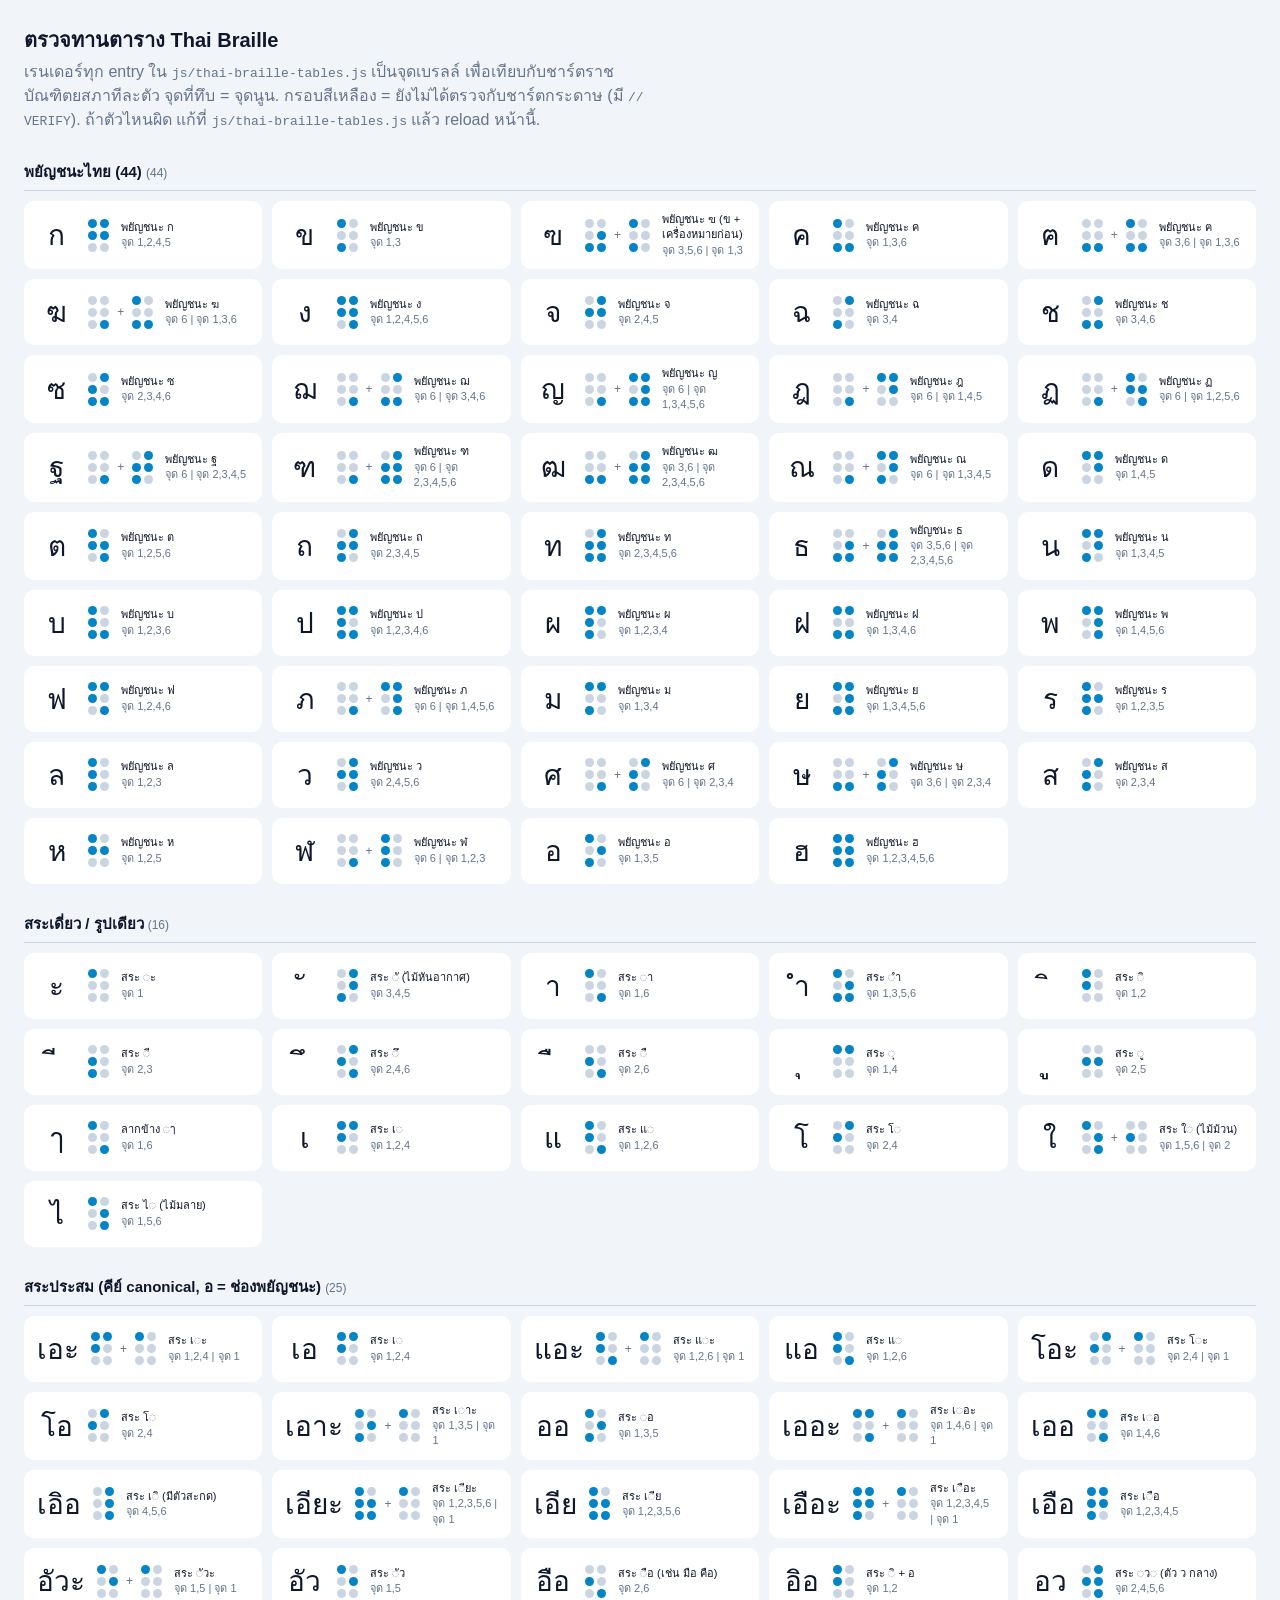
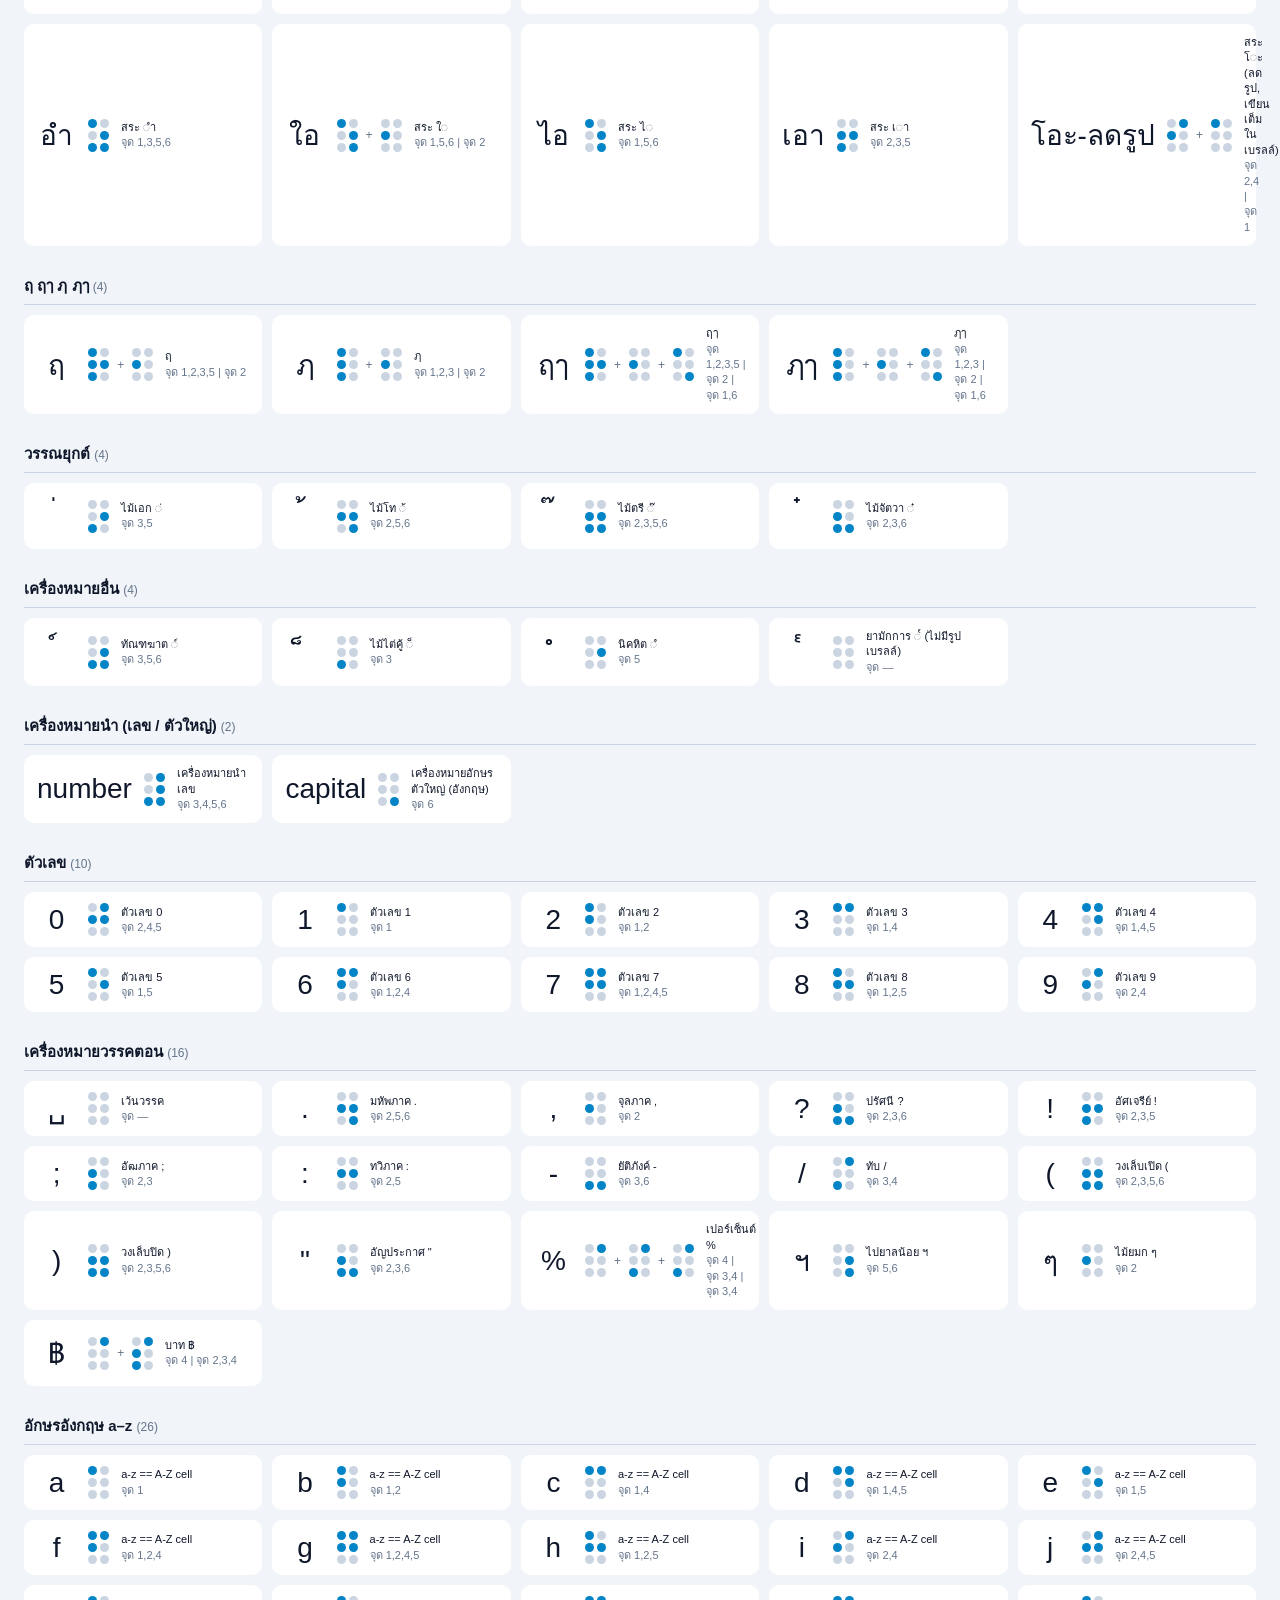
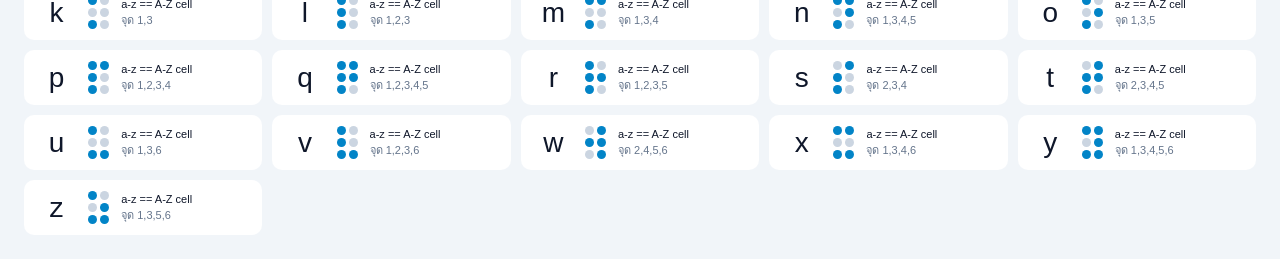
<file: tools/thai-braille-verify.html>
<!DOCTYPE html>
<html lang="th">
<head>
<meta charset="utf-8">
<meta name="viewport" content="width=device-width, initial-scale=1">
<title>ตรวจทานตาราง Thai Braille — BrailBox</title>
<style>
  :root { color-scheme: light dark; --bg:#0f172a; --card:#1e293b; --ink:#e2e8f0; --muted:#94a3b8;
          --dot-on:#38bdf8; --dot-off:#334155; --flag:#f59e0b; }
  @media (prefers-color-scheme: light) {
    :root { --bg:#f1f5f9; --card:#fff; --ink:#0f172a; --muted:#64748b; --dot-on:#0284c7; --dot-off:#cbd5e1; }
  }
  * { box-sizing: border-box; }
  body { margin:0; padding:24px; background:var(--bg); color:var(--ink);
         font-family: -apple-system, "Segoe UI", "Noto Sans Thai", sans-serif; }
  h1 { font-size:20px; margin:0 0 4px; }
  p.lead { color:var(--muted); margin:0 0 20px; max-width:70ch; line-height:1.5; }
  h2 { font-size:15px; margin:28px 0 10px; border-bottom:1px solid var(--dot-off); padding-bottom:6px; }
  .grid { display:grid; grid-template-columns:repeat(auto-fill, minmax(230px,1fr)); gap:10px; }
  .cell { background:var(--card); border-radius:10px; padding:10px 12px; display:flex; gap:12px; align-items:center;
          border:1px solid transparent; min-width:0; }
  .cell.flag { border-color:var(--flag); }
  .glyph { font-size:28px; min-width:1.4em; text-align:center; flex:none; }
  .meta { font-size:11px; color:var(--muted); line-height:1.4; min-width:0; }
  .meta .ref { color:var(--ink); }
  .flag-tag { color:var(--flag); font-weight:700; }
  .braille { display:flex; gap:3px; }
  .braille .col { display:flex; flex-direction:column; gap:3px; }
  .braille .d { width:9px; height:9px; border-radius:50%; background:var(--dot-off); }
  .braille .d.on { background:var(--dot-on); }
  .multi { display:flex; gap:8px; align-items:center; }
  .plus { color:var(--muted); font-size:12px; }
  .count { color:var(--muted); font-weight:400; font-size:12px; }
</style>
</head>
<body>
<h1>ตรวจทานตาราง Thai Braille</h1>
<p class="lead">
  เรนเดอร์ทุก entry ใน <code>js/thai-braille-tables.js</code> เป็นจุดเบรลล์
  เพื่อเทียบกับชาร์ตราชบัณฑิตยสภาทีละตัว จุดที่ทึบ = จุดนูน.
  กรอบสีเหลือง = ยังไม่ได้ตรวจกับชาร์ตกระดาษ (มี <code>// VERIFY</code>).
  ถ้าตัวไหนผิด แก้ที่ <code>js/thai-braille-tables.js</code> แล้ว reload หน้านี้.
</p>
<div id="root"></div>

<script src="../js/thai-braille-tables.js"></script>
<script>
const T = window.THAI_BRAILLE_TABLES;

function cellEl(dots) {
  const wrap = document.createElement('div');
  wrap.className = 'braille';
  // columns: dots 1-2-3 | 4-5-6
  [[1,2,3],[4,5,6]].forEach(col => {
    const c = document.createElement('div');
    c.className = 'col';
    col.forEach(n => {
      const d = document.createElement('div');
      d.className = 'd' + (dots.includes(n) ? ' on' : '');
      c.appendChild(d);
    });
    wrap.appendChild(c);
  });
  return wrap;
}

function render(sectionTitle, entries) {
  const h = document.createElement('h2');
  const n = entries.length;
  h.innerHTML = sectionTitle + ' <span class="count">(' + n + ')</span>';
  document.getElementById('root').appendChild(h);
  const grid = document.createElement('div');
  grid.className = 'grid';
  entries.forEach(([key, entry]) => {
    const cell = document.createElement('div');
    const isFlagged = (entry.chartRef || '') && false; // flags come from source comments; approximate below
    cell.className = 'cell';
    const glyph = document.createElement('div');
    glyph.className = 'glyph';
    glyph.textContent = key === ' ' ? '␣' : key;
    const multi = document.createElement('div');
    multi.className = 'multi';
    multi.style.flex = 'none';
    (entry.cells || []).forEach((g, i) => {
      if (i) { const p = document.createElement('span'); p.className='plus'; p.textContent='+'; multi.appendChild(p); }
      multi.appendChild(cellEl(g));
    });
    const meta = document.createElement('div');
    meta.className = 'meta';
    meta.innerHTML = '<span class="ref">' + (entry.chartRef || '?') + '</span><br>'
      + (entry.cells || []).map(g => 'จุด ' + (g.join(',') || '—')).join('  |  ');
    cell.appendChild(glyph);
    cell.appendChild(multi);
    cell.appendChild(meta);
    grid.appendChild(cell);
  });
  document.getElementById('root').appendChild(grid);
}

const ent = o => Object.entries(o);
render('พยัญชนะไทย (44)', ent(T.THAI_CONSONANTS));
render('สระเดี่ยว / รูปเดียว', ent(T.THAI_SIMPLE_VOWELS));
render('สระประสม (คีย์ canonical, อ = ช่องพยัญชนะ)', ent(T.THAI_COMPOUND_VOWELS));
render('ฤ ฤๅ ฦ ฦๅ', ent(T.THAI_RU_LU));
render('วรรณยุกต์', ent(T.THAI_TONES));
render('เครื่องหมายอื่น', ent(T.THAI_MARKS));
render('เครื่องหมายนำ (เลข / ตัวใหญ่)', ent(T.BRAILLE_INDICATORS));
render('ตัวเลข', ent(T.DIGITS));
render('เครื่องหมายวรรคตอน', ent(T.PUNCTUATION));
render('อักษรอังกฤษ a–z', ent(T.LATIN_LETTERS).map(([k,v]) => [k, {cells:v, chartRef:'a-z == A-Z cell'}]));
</script>
</body>
</html>
</file>
